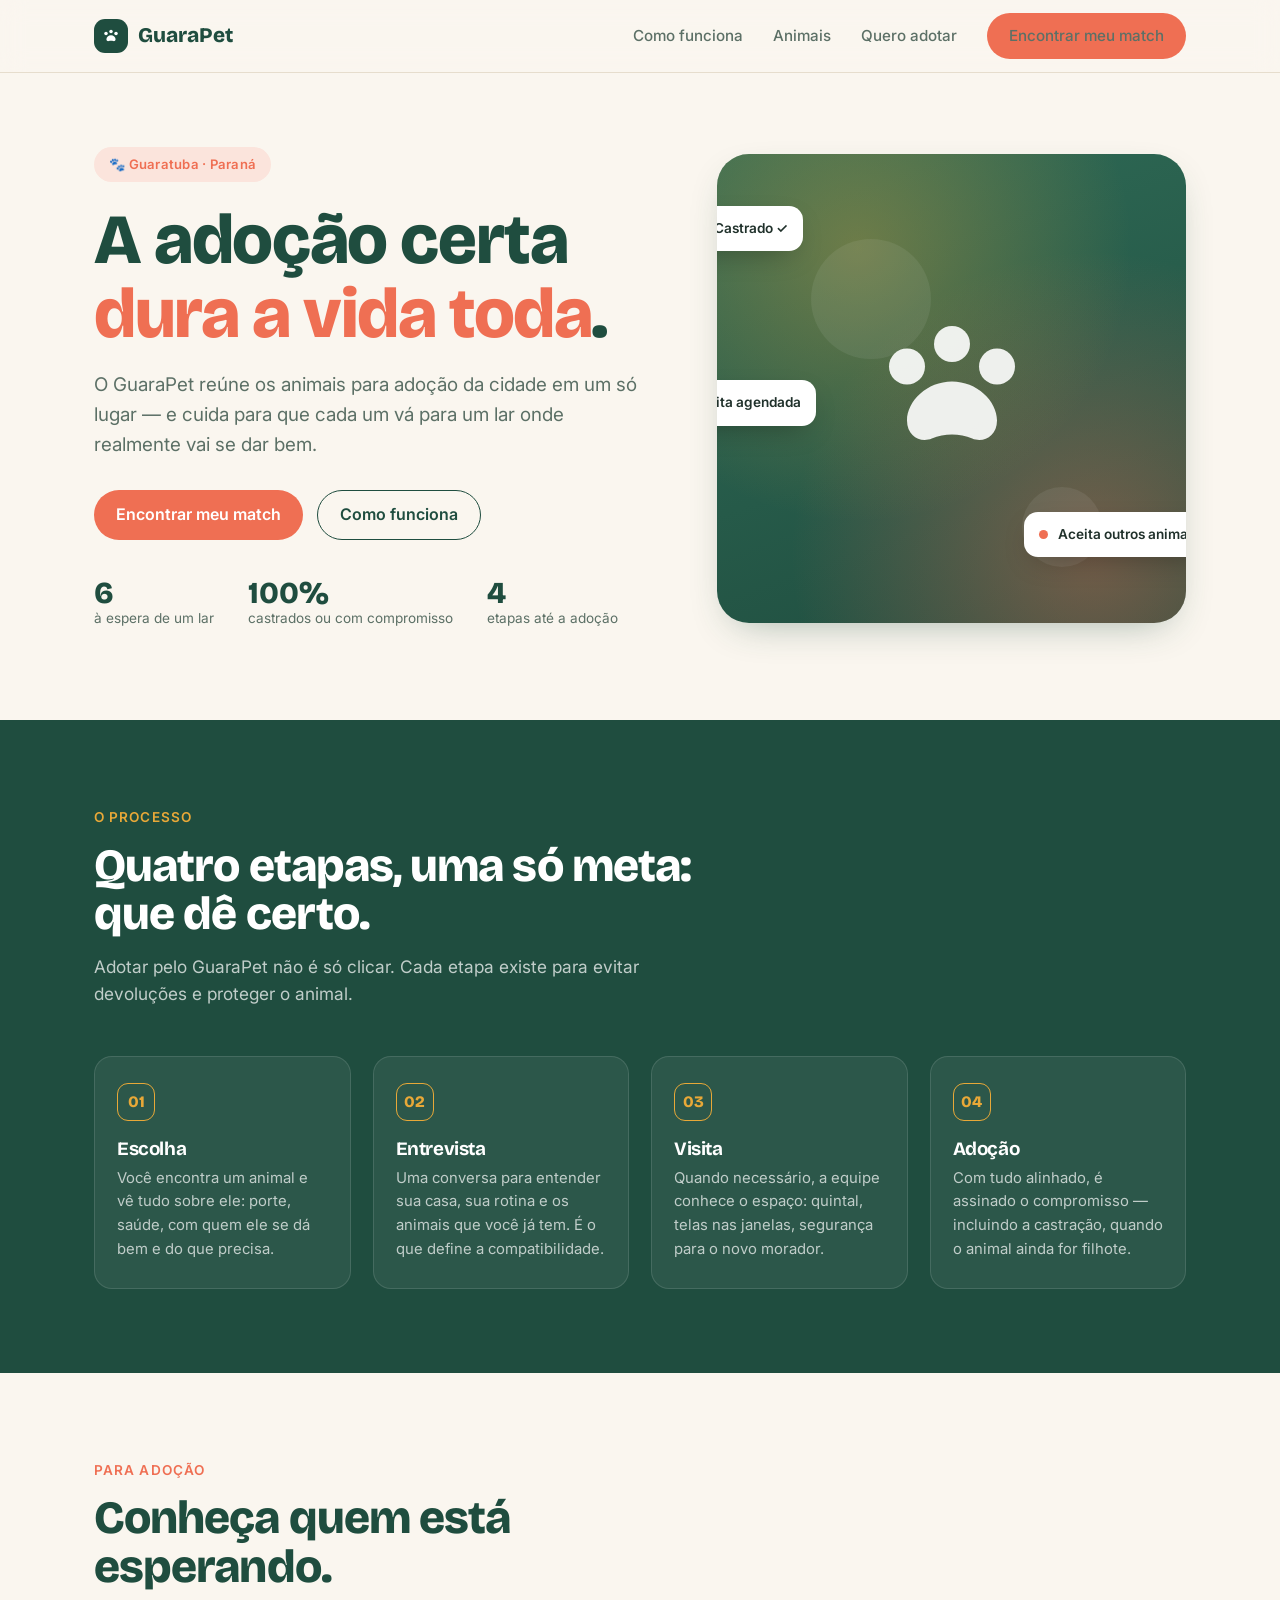
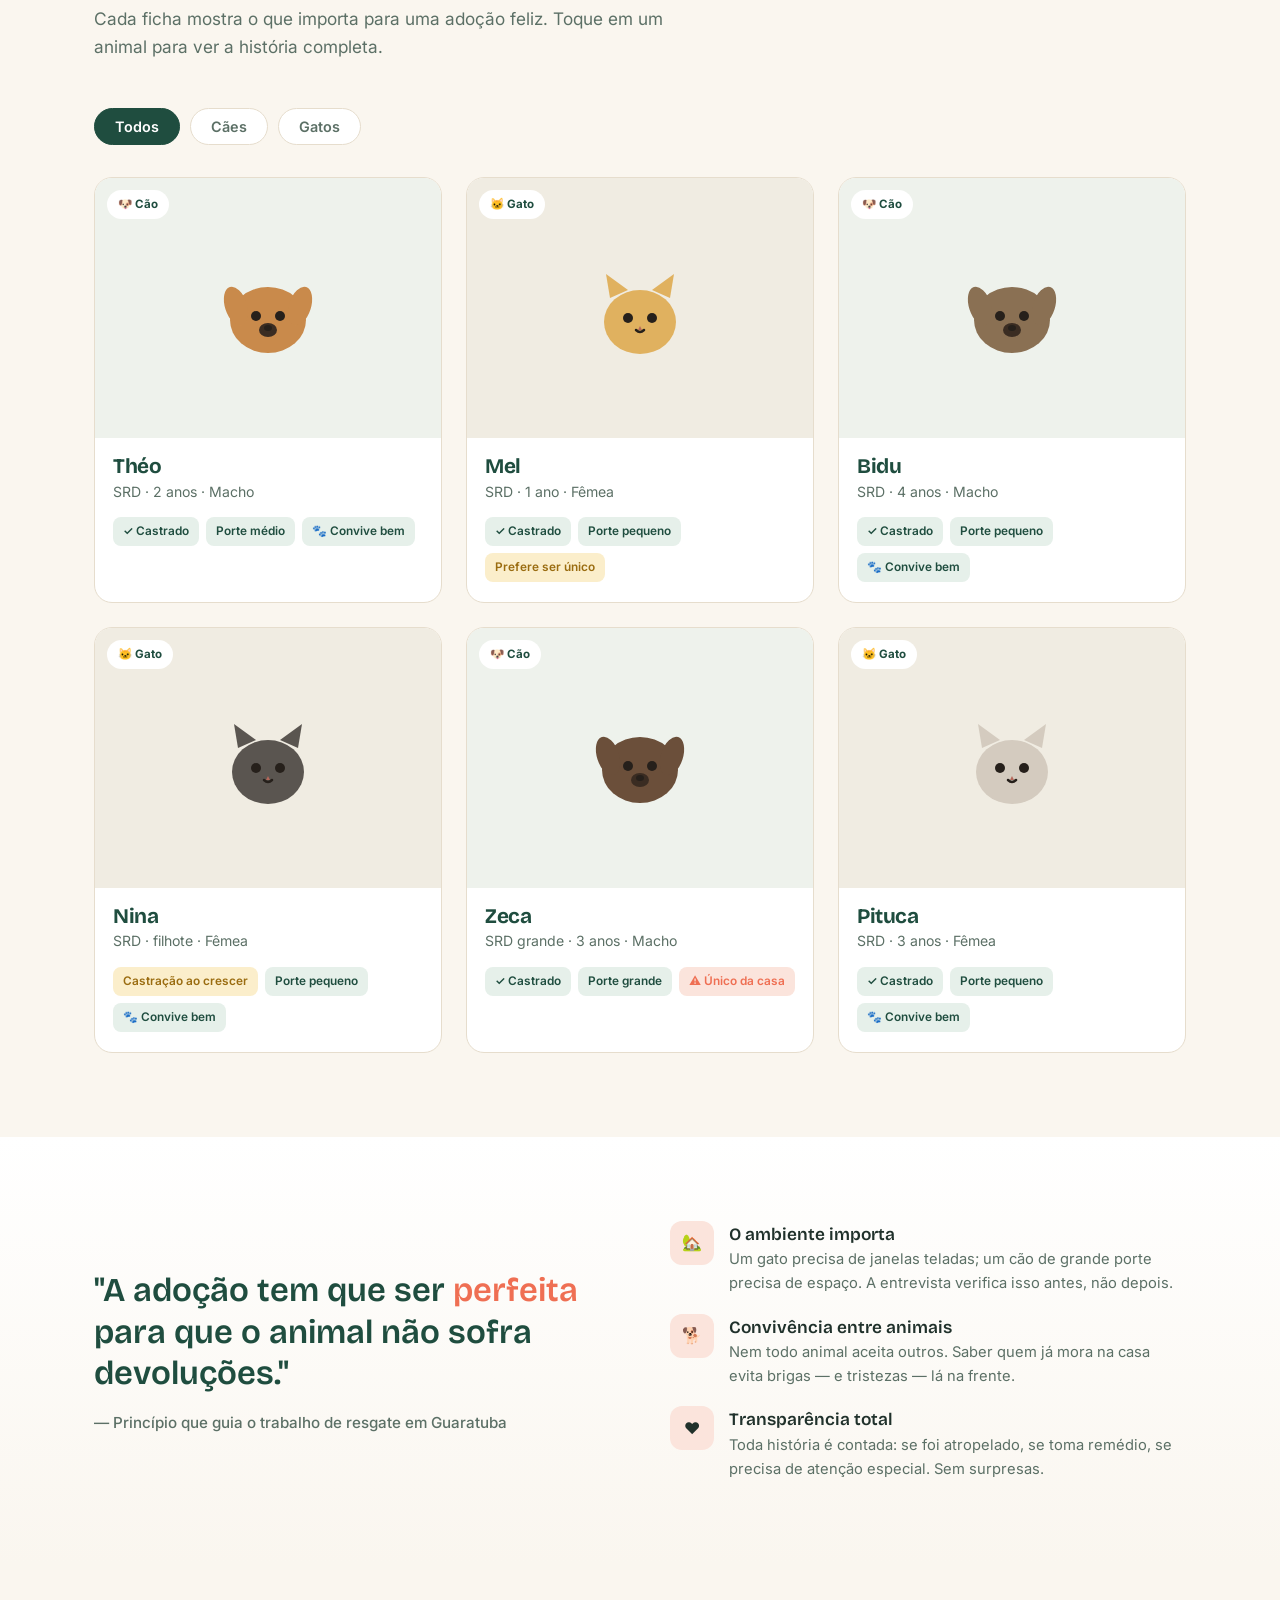
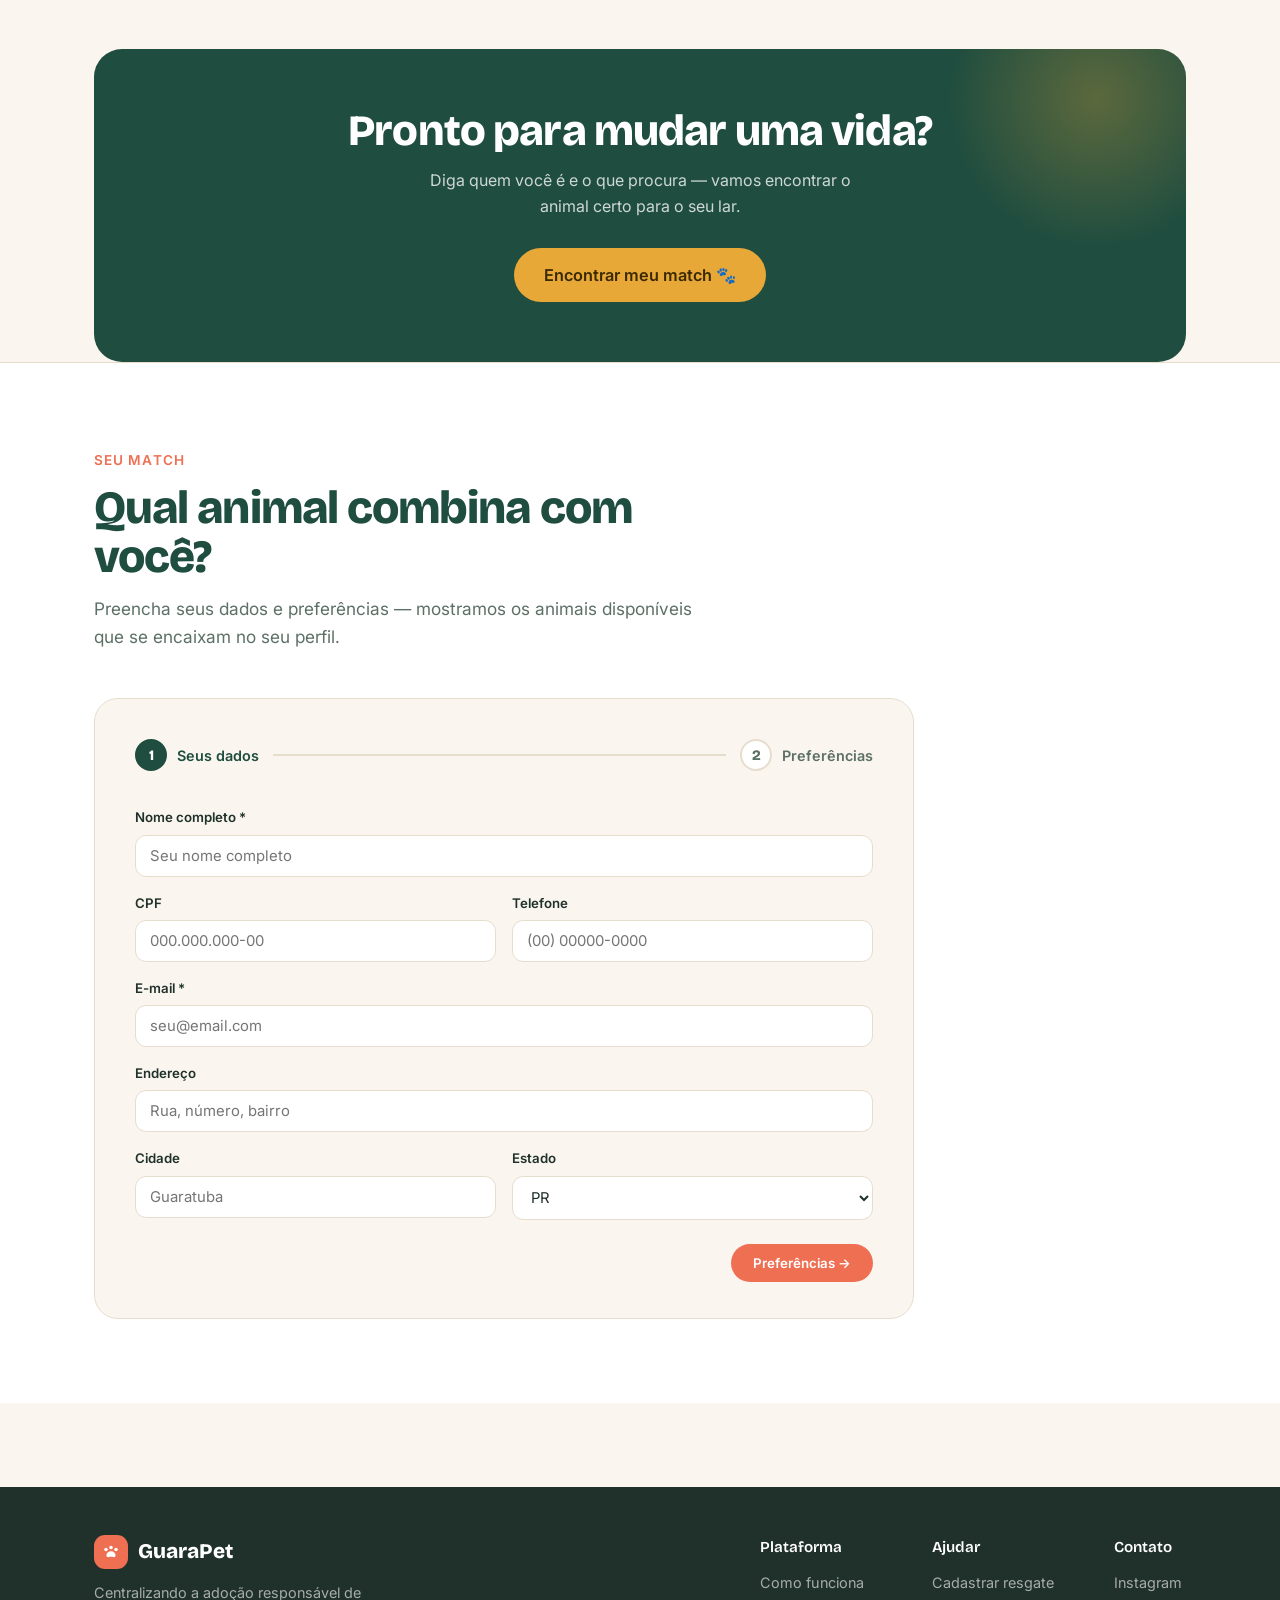
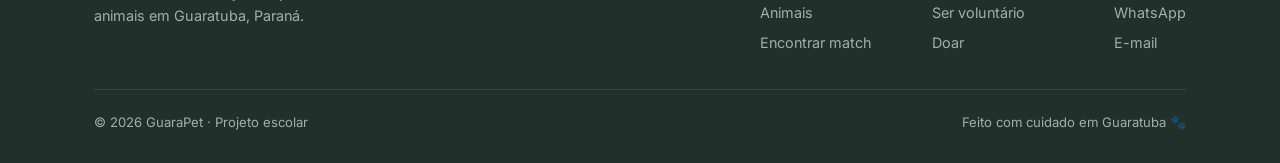
<file: index.html>
<!DOCTYPE html>
<html lang="pt-BR">
<head>
<meta charset="UTF-8">
<meta name="viewport" content="width=device-width, initial-scale=1.0">
<title>GuaraPet — Adoção responsável em Guaratuba</title>
<link rel="preconnect" href="https://fonts.googleapis.com">
<link rel="preconnect" href="https://fonts.gstatic.com" crossorigin>
<link href="https://fonts.googleapis.com/css2?family=Bricolage+Grotesque:opsz,wght@12..96,400;12..96,600;12..96,800&family=Inter:wght@400;500;600&display=swap" rel="stylesheet">
<link rel="stylesheet" href="styles.css">
</head>
<body>

<!-- NAV -->
<header>
  <div class="wrap">
    <nav>
      <a href="#" class="logo">
        <span class="pata">
          <svg width="20" height="20" viewBox="0 0 24 24" fill="#fff"><circle cx="6" cy="9" r="2.1"/><circle cx="12" cy="6.5" r="2.1"/><circle cx="18" cy="9" r="2.1"/><path d="M12 11c-3 0-5.5 2.4-5.5 4.8 0 2 1.7 2.7 3 2.2 1.6-.6 3.4-.6 5 0 1.3.5 3-.2 3-2.2C17.5 13.4 15 11 12 11z"/></svg>
        </span>
        GuaraPet
      </a>
      <div class="navlinks">
        <a href="#como">Como funciona</a>
        <a href="#animais">Animais</a>
        <a href="#cadastro">Quero adotar</a>
        <a href="#cadastro" class="btn btn-coral">Encontrar meu match</a>
      </div>
    </nav>
  </div>
</header>

<!-- HERO -->
<section class="hero">
  <div class="wrap hero-grid">
    <div>
      <span class="eyebrow">🐾 Guaratuba · Paraná</span>
      <h1>A adoção certa <em>dura a vida toda</em>.</h1>
      <p class="lead">O GuaraPet reúne os animais para adoção da cidade em um só lugar — e cuida para que cada um vá para um lar onde realmente vai se dar bem.</p>
      <div class="hero-cta">
        <a href="#cadastro" class="btn btn-coral">Encontrar meu match</a>
        <a href="#como" class="btn btn-ghost">Como funciona</a>
      </div>
      <div class="hero-stats">
        <div><div class="n" id="stat-disp">—</div><div class="l">à espera de um lar</div></div>
        <div><div class="n">100%</div><div class="l">castrados ou com compromisso</div></div>
        <div><div class="n">4</div><div class="l">etapas até a adoção</div></div>
      </div>
    </div>
    <div class="hero-art">
      <div class="blob" style="top:18%;left:20%"></div>
      <div class="blob" style="bottom:12%;right:18%;width:80px;height:80px"></div>
      <svg width="180" height="180" viewBox="0 0 24 24" fill="rgba(255,255,255,.9)" style="position:relative">
        <circle cx="6" cy="9" r="2.4"/><circle cx="12" cy="6" r="2.4"/><circle cx="18" cy="9" r="2.4"/>
        <path d="M12 11c-3.3 0-6 2.6-6 5.2 0 2.2 1.9 3 3.3 2.4 1.7-.7 3.7-.7 5.4 0 1.4.6 3.3-.2 3.3-2.4C18 13.6 15.3 11 12 11z"/>
      </svg>
      <div class="float-card fc1"><span class="dot" style="background:#3ca06f"></span>Castrado ✓</div>
      <div class="float-card fc2"><span class="dot" style="background:var(--coral)"></span>Aceita outros animais</div>
      <div class="float-card fc3"><span class="dot" style="background:var(--mel)"></span>Visita agendada</div>
    </div>
  </div>
</section>

<!-- COMO FUNCIONA -->
<section id="como">
  <div class="wrap">
    <div class="sec-head">
      <span class="tag">O processo</span>
      <h2>Quatro etapas, uma só meta: que dê certo.</h2>
      <p>Adotar pelo GuaraPet não é só clicar. Cada etapa existe para evitar devoluções e proteger o animal.</p>
    </div>
    <div class="steps">
      <div class="step"><div class="num">01</div><h3>Escolha</h3><p>Você encontra um animal e vê tudo sobre ele: porte, saúde, com quem ele se dá bem e do que precisa.</p></div>
      <div class="step"><div class="num">02</div><h3>Entrevista</h3><p>Uma conversa para entender sua casa, sua rotina e os animais que você já tem. É o que define a compatibilidade.</p></div>
      <div class="step"><div class="num">03</div><h3>Visita</h3><p>Quando necessário, a equipe conhece o espaço: quintal, telas nas janelas, segurança para o novo morador.</p></div>
      <div class="step"><div class="num">04</div><h3>Adoção</h3><p>Com tudo alinhado, é assinado o compromisso — incluindo a castração, quando o animal ainda for filhote.</p></div>
    </div>
  </div>
</section>

<!-- ANIMAIS -->
<section id="animais">
  <div class="wrap">
    <div class="sec-head">
      <span class="tag">Para adoção</span>
      <h2>Conheça quem está esperando.</h2>
      <p>Cada ficha mostra o que importa para uma adoção feliz. Toque em um animal para ver a história completa.</p>
    </div>
    <div class="filtros" id="filtros">
      <button class="chip ativo" data-f="todos">Todos</button>
      <button class="chip" data-f="CAO">Cães</button>
      <button class="chip" data-f="GATO">Gatos</button>
    </div>
    <div class="grid-animais" id="grid"></div>
  </div>
</section>

<!-- POR QUE -->
<section id="porque">
  <div class="wrap porque-grid">
    <div>
      <p class="quote">"A adoção tem que ser <span>perfeita</span> para que o animal não sofra devoluções."
      <span class="credito">— Princípio que guia o trabalho de resgate em Guaratuba</span></p>
    </div>
    <div class="razoes">
      <div class="razao"><div class="ic">🏡</div><div><h4>O ambiente importa</h4><p>Um gato precisa de janelas teladas; um cão de grande porte precisa de espaço. A entrevista verifica isso antes, não depois.</p></div></div>
      <div class="razao"><div class="ic">🐕</div><div><h4>Convivência entre animais</h4><p>Nem todo animal aceita outros. Saber quem já mora na casa evita brigas — e tristezas — lá na frente.</p></div></div>
      <div class="razao"><div class="ic">❤️</div><div><h4>Transparência total</h4><p>Toda história é contada: se foi atropelado, se toma remédio, se precisa de atenção especial. Sem surpresas.</p></div></div>
    </div>
  </div>
</section>

<!-- CTA -->
<section id="adotar">
  <div class="wrap">
    <div class="cta-box">
      <h2>Pronto para mudar uma vida?</h2>
      <p>Diga quem você é e o que procura — vamos encontrar o animal certo para o seu lar.</p>
      <a href="#cadastro" class="btn btn-mel">Encontrar meu match 🐾</a>
    </div>
  </div>
</section>

<!-- CADASTRO -->
<section id="cadastro">
  <div class="wrap">
    <div class="sec-head">
      <span class="tag">Seu match</span>
      <h2>Qual animal combina com você?</h2>
      <p>Preencha seus dados e preferências — mostramos os animais disponíveis que se encaixam no seu perfil.</p>
    </div>

    <div class="form-box">
      <!-- Stepper -->
      <div class="stepper-wrap">
        <div class="step-item ativo" id="si-1">
          <div class="step-num">1</div>
          <span>Seus dados</span>
        </div>
        <div class="step-bar" id="bar-1"></div>
        <div class="step-item" id="si-2">
          <div class="step-num">2</div>
          <span>Preferências</span>
        </div>
      </div>

      <!-- STEP 1: dados pessoais → guarapet_interessados -->
      <div class="form-step ativo" id="step-1">
        <div class="form-grid">
          <div class="campo span-2">
            <label>Nome completo *</label>
            <input type="text" id="c-nome" placeholder="Seu nome completo">
            <span class="erro-msg">Por favor, informe seu nome.</span>
          </div>
          <div class="campo">
            <label>CPF</label>
            <input type="text" id="c-cpf" placeholder="000.000.000-00" maxlength="14">
          </div>
          <div class="campo">
            <label>Telefone</label>
            <input type="text" id="c-tel" placeholder="(00) 00000-0000" maxlength="15">
          </div>
          <div class="campo span-2">
            <label>E-mail *</label>
            <input type="email" id="c-email" placeholder="seu@email.com">
            <span class="erro-msg">Informe um e-mail válido.</span>
          </div>
          <div class="campo span-2">
            <label>Endereço</label>
            <input type="text" id="c-end" placeholder="Rua, número, bairro">
          </div>
          <div class="campo">
            <label>Cidade</label>
            <input type="text" id="c-cidade" placeholder="Guaratuba">
          </div>
          <div class="campo">
            <label>Estado</label>
            <select id="c-estado">
              <option value="">Selecione</option>
              <option>AC</option><option>AL</option><option>AP</option><option>AM</option>
              <option>BA</option><option>CE</option><option>DF</option><option>ES</option>
              <option>GO</option><option>MA</option><option>MT</option><option>MS</option>
              <option>MG</option><option>PA</option><option>PB</option><option selected>PR</option>
              <option>PE</option><option>PI</option><option>RJ</option><option>RN</option>
              <option>RS</option><option>RO</option><option>RR</option><option>SC</option>
              <option>SP</option><option>SE</option><option>TO</option>
            </select>
          </div>
        </div>
        <div class="form-nav">
          <span></span>
          <button class="btn btn-coral" onclick="irStep(2)">Preferências →</button>
        </div>
      </div>

      <!-- STEP 2: preferências → preferencias_interessado -->
      <div class="form-step" id="step-2">

        <!-- especie: campo obrigatório -->
        <div class="pref-bloco">
          <span class="pref-label">Que tipo de animal você quer adotar? *</span>
          <div class="card-radio-group">
            <label class="card-radio">
              <input type="radio" name="especie" value="CAO">
              <div class="cr-inner">🐶<span>Cão</span></div>
            </label>
            <label class="card-radio">
              <input type="radio" name="especie" value="GATO">
              <div class="cr-inner">🐱<span>Gato</span></div>
            </label>
          </div>
          <span class="erro-msg" id="err-especie" style="display:none;color:var(--coral);font-size:.8rem;margin-top:8px">Selecione cão ou gato.</span>
        </div>

        <div class="pref-grid">
          <!-- sexo -->
          <div class="pref-bloco">
            <span class="pref-label">Sexo</span>
            <div class="pill-radio-group">
              <label class="pill-radio"><input type="radio" name="sexo" value="INDIFERENTE" checked><span>Indiferente</span></label>
              <label class="pill-radio"><input type="radio" name="sexo" value="MACHO"><span>Macho</span></label>
              <label class="pill-radio"><input type="radio" name="sexo" value="FEMEA"><span>Fêmea</span></label>
            </div>
          </div>
          <!-- porte -->
          <div class="pref-bloco">
            <span class="pref-label">Porte</span>
            <div class="pill-radio-group">
              <label class="pill-radio"><input type="radio" name="porte" value="INDIFERENTE" checked><span>Indiferente</span></label>
              <label class="pill-radio"><input type="radio" name="porte" value="PEQUENO"><span>Pequeno</span></label>
              <label class="pill-radio"><input type="radio" name="porte" value="MEDIO"><span>Médio</span></label>
              <label class="pill-radio"><input type="radio" name="porte" value="GRANDE"><span>Grande</span></label>
            </div>
          </div>
        </div>

        <div class="form-grid">
          <div class="campo">
            <label>Raça (opcional)</label>
            <input type="text" id="c-raca" placeholder="ex: SRD, Labrador, Siamês...">
          </div>
          <div class="campo">
            <label>Cor (opcional)</label>
            <input type="text" id="c-cor" placeholder="ex: caramelo, preto, branco...">
          </div>
          <div class="campo">
            <label>Idade mínima (anos)</label>
            <input type="number" id="c-idade-min" placeholder="0" min="0" max="20">
          </div>
          <div class="campo">
            <label>Idade máxima (anos)</label>
            <input type="number" id="c-idade-max" placeholder="20" min="0" max="20">
          </div>
        </div>

        <div class="form-nav">
          <button class="btn btn-ghost" onclick="irStep(1)">← Voltar</button>
          <button class="btn btn-coral" onclick="buscarMatch()">Ver animais compatíveis 🐾</button>
        </div>
      </div>
    </div>

    <!-- Resultados do match -->
    <div id="resultados" style="display:none;margin-top:52px">
      <div class="match-header">
        <h3 id="match-titulo"></h3>
        <p id="match-sub" style="color:var(--musgo);margin-top:4px"></p>
      </div>
      <div class="grid-animais" id="grid-match"></div>
      <div class="match-vazio" id="match-vazio" style="display:none">
        Nenhum animal disponível com essas preferências agora.
        Tente ajustar os filtros ou
        <a href="#animais">veja todos os animais</a>. 🐾
      </div>
    </div>
  </div>
</section>

<!-- FOOTER -->
<footer>
  <div class="wrap">
    <div class="foot-top">
      <div style="max-width:280px">
        <a href="#" class="logo"><span class="pata"><svg width="20" height="20" viewBox="0 0 24 24" fill="#fff"><circle cx="6" cy="9" r="2.1"/><circle cx="12" cy="6.5" r="2.1"/><circle cx="18" cy="9" r="2.1"/><path d="M12 11c-3 0-5.5 2.4-5.5 4.8 0 2 1.7 2.7 3 2.2 1.6-.6 3.4-.6 5 0 1.3.5 3-.2 3-2.2C17.5 13.4 15 11 12 11z"/></svg></span>GuaraPet</a>
        <p style="margin-top:12px;font-size:.9rem">Centralizando a adoção responsável de animais em Guaratuba, Paraná.</p>
      </div>
      <div class="foot-cols">
        <div><h5>Plataforma</h5><a href="#como">Como funciona</a><a href="#animais">Animais</a><a href="#cadastro">Encontrar match</a></div>
        <div><h5>Ajudar</h5><a href="#">Cadastrar resgate</a><a href="#">Ser voluntário</a><a href="#">Doar</a></div>
        <div><h5>Contato</h5><a href="#">Instagram</a><a href="#">WhatsApp</a><a href="#">E-mail</a></div>
      </div>
    </div>
    <div class="foot-bottom">
      <span>© 2026 GuaraPet · Projeto escolar</span>
      <span>Feito com cuidado em Guaratuba 🐾</span>
    </div>
  </div>
</footer>

<!-- MODAL -->
<div class="modal-bg" id="modal">
  <div class="modal">
    <div class="topo" id="m-topo">
      <button class="fechar" onclick="fecharModal()">✕</button>
      <div id="m-svg"></div>
    </div>
    <div class="conteudo">
      <h3 id="m-nome"></h3>
      <p class="sub" id="m-sub"></p>
      <div class="tags" id="m-tags"></div>
      <div class="bloco"><h4>História</h4><p id="m-hist"></p></div>
      <div class="bloco"><h4>Precisa de</h4><p id="m-nec"></p></div>
      <button class="btn btn-coral" style="width:100%;justify-content:center" onclick="abrirFormModal()" id="btn-form-modal">Tenho interesse</button>
      <div class="form-int" id="form-int">
        <div class="campo-modal"><label>Seu nome</label><input type="text" id="f-nome" placeholder="Nome completo"></div>
        <div class="campo-modal"><label>Tipo de moradia</label><select id="f-mora"><option>Casa com quintal</option><option>Casa sem quintal</option><option>Apartamento</option></select></div>
        <div class="campo-modal"><label>Você já tem outros animais?</label><select id="f-outros"><option>Não tenho</option><option>Sim, cães</option><option>Sim, gatos</option><option>Sim, cães e gatos</option></select></div>
        <button class="btn btn-coral" style="width:100%;justify-content:center" onclick="enviarFormModal()">Enviar pedido de entrevista</button>
        <div class="form-msg" id="form-msg"></div>
      </div>
    </div>
  </div>
</div>

<script>
// ─────────────────────────────────────────
// DADOS — campos alinhados ao schema MySQL
// especie: 'CAO'|'GATO'  (enum do banco)
// porte:   'PEQUENO'|'MEDIO'|'GRANDE'
// sexo:    'MACHO'|'FEMEA'
// cor:     pelagem em texto livre
// idade:   número inteiro (anos)
// ─────────────────────────────────────────
const animais = [
  {
    nome:"Théo", especie:"CAO", raca:"SRD", porte:"MEDIO", idade:2, sexo:"MACHO",
    cor:"caramelo", svgCor:"#c98a4b",
    castrado:true, exigeCastracao:false, aceitaOutros:"sim",
    necessidades:"Espaço para correr e passeios diários.",
    historico:"Resgatado da orla, hoje é dócil e brincalhão. Convive bem com outros cães.",
    status_adocao:"DISPONIVEL"
  },
  {
    nome:"Mel", especie:"GATO", raca:"SRD", porte:"PEQUENO", idade:1, sexo:"FEMEA",
    cor:"laranja", svgCor:"#e0b15f",
    castrado:true, exigeCastracao:false, aceitaOutros:"so_se_criado_junto",
    necessidades:"Janelas teladas — é curiosa e arisca com cães grandes.",
    historico:"Encontrada filhote, cresceu sociável com gente, mas prefere ser a única gata.",
    status_adocao:"DISPONIVEL"
  },
  {
    nome:"Bidu", especie:"CAO", raca:"SRD", porte:"PEQUENO", idade:4, sexo:"MACHO",
    cor:"marrom", svgCor:"#8a7053",
    castrado:true, exigeCastracao:false, aceitaOutros:"sim",
    necessidades:"Companhia — sofre quando fica sozinho muitas horas.",
    historico:"Veio de uma casa com muitos animais. Calmo, ideal para apartamento.",
    status_adocao:"DISPONIVEL"
  },
  {
    nome:"Nina", especie:"GATO", raca:"SRD", porte:"PEQUENO", idade:0, sexo:"FEMEA",
    cor:"cinza", svgCor:"#5a5550",
    castrado:false, exigeCastracao:true, aceitaOutros:"sim",
    necessidades:"Adotante se compromete com a castração ao atingir a idade.",
    historico:"Filhote resgatada com os irmãos. Ainda nova para castrar, brinca com tudo.",
    status_adocao:"DISPONIVEL"
  },
  {
    nome:"Zeca", especie:"CAO", raca:"SRD grande", porte:"GRANDE", idade:3, sexo:"MACHO",
    cor:"preto", svgCor:"#6b4f3a",
    castrado:true, exigeCastracao:false, aceitaOutros:"nao",
    necessidades:"Quintal seguro e ser o único animal da casa. Visita obrigatória.",
    historico:"Forte e leal, mas não aceita outros animais. Precisa de tutor experiente.",
    status_adocao:"DISPONIVEL"
  },
  {
    nome:"Pituca", especie:"GATO", raca:"SRD", porte:"PEQUENO", idade:3, sexo:"FEMEA",
    cor:"branco", svgCor:"#d4cbbf",
    castrado:true, exigeCastracao:false, aceitaOutros:"sim",
    necessidades:"Atenção e um cantinho tranquilo. Toma remédio para alergia.",
    historico:"Foi devolvida uma vez por falta de informação. Desta vez, tudo às claras.",
    status_adocao:"DISPONIVEL"
  },
];

// ─── SVG ilustrativo por espécie ────────
function svgPet(especie, cor){
  if(especie === "GATO"){
    return `<svg width="120" height="120" viewBox="0 0 120 120">
      <ellipse cx="60" cy="74" rx="36" ry="32" fill="${cor}"/>
      <path d="M30 50 L26 26 L48 42 Z" fill="${cor}"/>
      <path d="M90 50 L94 26 L72 42 Z" fill="${cor}"/>
      <circle cx="48" cy="70" r="5" fill="#26201b"/>
      <circle cx="72" cy="70" r="5" fill="#26201b"/>
      <path d="M56 82 q4 4 8 0" stroke="#26201b" stroke-width="2.5" fill="none" stroke-linecap="round"/>
      <path d="M60 78 l-2 4 4 0 z" fill="#b5675a"/>
    </svg>`;
  }
  return `<svg width="120" height="120" viewBox="0 0 120 120">
    <ellipse cx="60" cy="72" rx="38" ry="33" fill="${cor}"/>
    <ellipse cx="28" cy="58" rx="11" ry="20" fill="${cor}" transform="rotate(-18 28 58)"/>
    <ellipse cx="92" cy="58" rx="11" ry="20" fill="${cor}" transform="rotate(18 92 58)"/>
    <circle cx="48" cy="68" r="5" fill="#26201b"/>
    <circle cx="72" cy="68" r="5" fill="#26201b"/>
    <ellipse cx="60" cy="82" rx="9" ry="7" fill="#3a2c22"/>
    <ellipse cx="60" cy="80" rx="4" ry="3" fill="#26201b"/>
  </svg>`;
}

// ─── Tags de compatibilidade ─────────────
function tagsDe(a){
  const tags = [];
  if(a.castrado)          tags.push(`<span class="t t-verde">✓ Castrado</span>`);
  else if(a.exigeCastracao) tags.push(`<span class="t t-mel">Castração ao crescer</span>`);
  const porteLabel = {PEQUENO:"Porte pequeno", MEDIO:"Porte médio", GRANDE:"Porte grande"};
  tags.push(`<span class="t t-verde">${porteLabel[a.porte]}</span>`);
  const conv = {
    sim:`<span class="t t-verde">🐾 Convive bem</span>`,
    so_se_criado_junto:`<span class="t t-mel">Prefere ser único</span>`,
    nao:`<span class="t t-coral">⚠ Único da casa</span>`
  };
  tags.push(conv[a.aceitaOutros]);
  return tags.join("");
}

// ─── Card HTML ───────────────────────────
function cardHTML(a, idx){
  const bg = a.especie === "GATO" ? "#f0ece2" : "#eef2ec";
  const label = a.especie === "GATO" ? "🐱 Gato" : "🐶 Cão";
  return `<article class="card" onclick="abrirModal(${idx})">
    <div class="retrato" style="background:${bg}">
      <span class="selo">${label}</span>
      ${svgPet(a.especie, a.svgCor)}
    </div>
    <div class="corpo">
      <h3>${a.nome}</h3>
      <p class="meta">${a.raca} · ${a.idade === 0 ? "filhote" : a.idade + " ano" + (a.idade > 1 ? "s" : "")} · ${a.sexo === "MACHO" ? "Macho" : "Fêmea"}</p>
      <div class="tags">${tagsDe(a)}</div>
    </div>
  </article>`;
}

// ─── Grid principal ───────────────────────
const grid = document.getElementById("grid");
let filtroAtivo = "todos";

function render(){
  const lista = filtroAtivo === "todos"
    ? animais
    : animais.filter(a => a.especie === filtroAtivo);
  grid.innerHTML = lista.length
    ? lista.map(a => cardHTML(a, animais.indexOf(a))).join("")
    : `<div class="vazio">Nenhum animal nesta categoria por enquanto. 🐾</div>`;
}

document.getElementById("filtros").addEventListener("click", e => {
  if(!e.target.classList.contains("chip")) return;
  document.querySelectorAll(".chip").forEach(c => c.classList.remove("ativo"));
  e.target.classList.add("ativo");
  filtroAtivo = e.target.dataset.f;
  render();
});

// ─── Modal ───────────────────────────────
let animalAtual = null;

function abrirModal(i){
  const a = animais[i];
  animalAtual = a;
  const bg = a.especie === "GATO" ? "#f0ece2" : "#eef2ec";
  document.getElementById("m-svg").innerHTML = svgPet(a.especie, a.svgCor);
  document.getElementById("m-topo").style.background = bg;
  document.getElementById("m-nome").textContent = a.nome;
  document.getElementById("m-sub").textContent =
    `${a.raca} · ${a.idade === 0 ? "Filhote" : a.idade + " ano" + (a.idade > 1 ? "s" : "")} · ${a.sexo === "MACHO" ? "Macho" : "Fêmea"}`;
  document.getElementById("m-tags").innerHTML = tagsDe(a);
  document.getElementById("m-hist").textContent = a.historico;
  document.getElementById("m-nec").textContent = a.necessidades;
  document.getElementById("form-int").classList.remove("aberto");
  document.getElementById("form-msg").style.display = "none";
  document.getElementById("btn-form-modal").style.display = "inline-flex";
  document.getElementById("modal").classList.add("aberto");
  document.body.style.overflow = "hidden";
}

function fecharModal(){
  document.getElementById("modal").classList.remove("aberto");
  document.body.style.overflow = "";
}

function abrirFormModal(){
  document.getElementById("form-int").classList.add("aberto");
  document.getElementById("btn-form-modal").style.display = "none";
}

function enviarFormModal(){
  const nome = document.getElementById("f-nome").value.trim() || "Visitante";
  const msg = document.getElementById("form-msg");
  msg.style.display = "block";
  msg.textContent = `Obrigado, ${nome}! Seu interesse por ${animalAtual.nome} foi registrado. A equipe entrará em contato para agendar a entrevista. 🐾`;
}

document.getElementById("modal").addEventListener("click", e => {
  if(e.target.id === "modal") fecharModal();
});
document.addEventListener("keydown", e => {
  if(e.key === "Escape") fecharModal();
});

// ─────────────────────────────────────────
// FORMULÁRIO DE CADASTRO / MATCHING
// ─────────────────────────────────────────

// Stepper: navegar entre steps
function irStep(n){
  if(n === 2 && !validarStep1()) return;

  document.querySelectorAll(".form-step").forEach(s => s.classList.remove("ativo"));
  document.getElementById(`step-${n}`).classList.add("ativo");

  document.querySelectorAll(".step-item").forEach((si, i) => {
    si.classList.remove("ativo","concluido");
    if(i + 1 < n)  si.classList.add("concluido");
    if(i + 1 === n) si.classList.add("ativo");
  });

  const bar = document.getElementById("bar-1");
  if(bar) bar.classList.toggle("ativo", n === 2);
}

// Validação step 1
function validarStep1(){
  let ok = true;
  const nome  = document.getElementById("c-nome");
  const email = document.getElementById("c-email");

  [nome, email].forEach(el => {
    el.closest(".campo").classList.remove("tem-erro");
  });

  if(!nome.value.trim()){
    nome.closest(".campo").classList.add("tem-erro");
    ok = false;
  }
  if(!email.value.trim() || !email.value.includes("@")){
    email.closest(".campo").classList.add("tem-erro");
    ok = false;
  }
  return ok;
}

// Algoritmo de match — espelha a lógica de preferencias_interessado
function matchAnimais(prefs){
  return animais.filter(a => {
    if(a.status_adocao !== "DISPONIVEL") return false;

    // especie: obrigatório
    if(prefs.especie && a.especie !== prefs.especie) return false;

    // sexo: INDIFERENTE passa tudo
    if(prefs.sexo && prefs.sexo !== "INDIFERENTE" && a.sexo !== prefs.sexo) return false;

    // porte: INDIFERENTE passa tudo
    if(prefs.porte && prefs.porte !== "INDIFERENTE" && a.porte !== prefs.porte) return false;

    // idade_minima / idade_maxima
    if(prefs.idadeMin !== null && a.idade < prefs.idadeMin) return false;
    if(prefs.idadeMax !== null && a.idade > prefs.idadeMax) return false;

    // cor: busca parcial, case-insensitive
    if(prefs.cor && !a.cor.toLowerCase().includes(prefs.cor.toLowerCase())) return false;

    // raca: busca parcial, case-insensitive
    if(prefs.raca && !a.raca.toLowerCase().includes(prefs.raca.toLowerCase())) return false;

    return true;
  });
}

function buscarMatch(){
  // Validar espécie
  const especieSel = document.querySelector('input[name="especie"]:checked');
  if(!especieSel){
    document.getElementById("err-especie").style.display = "block";
    return;
  }
  document.getElementById("err-especie").style.display = "none";

  const prefs = {
    especie:  especieSel.value,
    sexo:     document.querySelector('input[name="sexo"]:checked')?.value || "INDIFERENTE",
    porte:    document.querySelector('input[name="porte"]:checked')?.value || "INDIFERENTE",
    raca:     document.getElementById("c-raca").value.trim(),
    cor:      document.getElementById("c-cor").value.trim(),
    idadeMin: document.getElementById("c-idade-min").value !== "" ? parseInt(document.getElementById("c-idade-min").value) : null,
    idadeMax: document.getElementById("c-idade-max").value !== "" ? parseInt(document.getElementById("c-idade-max").value) : null,
  };

  const resultado = matchAnimais(prefs);
  const nome      = document.getElementById("c-nome").value.trim() || "Visitante";
  const div       = document.getElementById("resultados");
  const gridMatch = document.getElementById("grid-match");
  const vazio     = document.getElementById("match-vazio");
  const titulo    = document.getElementById("match-titulo");
  const sub       = document.getElementById("match-sub");

  div.style.display = "block";
  div.scrollIntoView({ behavior:"smooth", block:"start" });

  if(resultado.length === 0){
    gridMatch.innerHTML = "";
    vazio.style.display = "block";
    titulo.textContent = "Nenhum animal encontrado";
    sub.textContent = "Tente ajustar suas preferências.";
  } else {
    vazio.style.display = "none";
    titulo.textContent = `${resultado.length} animal${resultado.length > 1 ? "is" : ""} compatível${resultado.length > 1 ? "is" : ""} para você, ${nome}!`;
    sub.textContent = `Com base nas suas preferências, esses são os melhores matches disponíveis agora.`;
    gridMatch.innerHTML = resultado.map(a => cardHTML(a, animais.indexOf(a))).join("");
  }
}

// Máscaras simples
document.getElementById("c-cpf").addEventListener("input", function(){
  let v = this.value.replace(/\D/g,"");
  if(v.length > 3)  v = v.slice(0,3) + "." + v.slice(3);
  if(v.length > 7)  v = v.slice(0,7) + "." + v.slice(7);
  if(v.length > 11) v = v.slice(0,11) + "-" + v.slice(11,13);
  this.value = v;
});
document.getElementById("c-tel").addEventListener("input", function(){
  let v = this.value.replace(/\D/g,"");
  if(v.length > 0)  v = "(" + v;
  if(v.length > 3)  v = v.slice(0,3) + ") " + v.slice(3);
  if(v.length > 10) v = v.slice(0,10) + "-" + v.slice(10,14);
  this.value = v;
});

// Init
document.getElementById("stat-disp").textContent = animais.length;
render();
</script>
</body>
</html>
</file>
<file: styles.css>
:root{
  --pinho:#1f4d3f;
  --pinho-claro:#2f6b56;
  --coral:#ef6f53;
  --coral-fundo:#fbe4dc;
  --mel:#e8a838;
  --papel:#faf6ef;
  --carvao:#20312b;
  --musgo:#5c7066;
  --linha:#e6ddcd;
  --branco:#ffffff;
  --raio:18px;
  --sombra:0 14px 40px -18px rgba(31,77,63,.45);
}
*{box-sizing:border-box;margin:0;padding:0}
html{scroll-behavior:smooth}
body{font-family:'Inter',sans-serif;background:var(--papel);color:var(--carvao);line-height:1.6;-webkit-font-smoothing:antialiased;}
h1,h2,h3,.display{font-family:'Bricolage Grotesque',sans-serif;line-height:1.05;letter-spacing:-.02em}
.wrap{max-width:1140px;margin:0 auto;padding:0 24px}
a{color:inherit;text-decoration:none}

/* NAV */
header{position:sticky;top:0;z-index:50;background:rgba(250,246,239,.82);backdrop-filter:blur(12px);border-bottom:1px solid var(--linha)}
nav{display:flex;align-items:center;justify-content:space-between;height:72px}
.logo{display:flex;align-items:center;gap:10px;font-family:'Bricolage Grotesque';font-weight:800;font-size:1.3rem;color:var(--pinho)}
.logo .pata{width:34px;height:34px;display:grid;place-items:center;background:var(--pinho);border-radius:11px}
.navlinks{display:flex;gap:30px;align-items:center}
.navlinks a{font-weight:500;font-size:.95rem;color:var(--musgo);transition:color .2s}
.navlinks a:hover{color:var(--pinho)}
.btn{display:inline-flex;align-items:center;gap:8px;font-weight:600;border:none;cursor:pointer;font-family:'Inter';transition:transform .15s,box-shadow .2s,background .2s}
.btn:active{transform:translateY(1px)}
.btn-coral{background:var(--coral);color:#fff;padding:11px 22px;border-radius:999px}
.btn-coral:hover{box-shadow:0 8px 20px -8px var(--coral)}
.btn-ghost{background:transparent;border:1.5px solid var(--pinho);color:var(--pinho);padding:11px 22px;border-radius:999px}
.btn-ghost:hover{background:var(--pinho);color:#fff}

/* HERO */
.hero{position:relative;overflow:hidden;padding:74px 0 90px}
.hero-grid{display:grid;grid-template-columns:1.1fr .9fr;gap:50px;align-items:center}
.eyebrow{display:inline-flex;align-items:center;gap:8px;background:var(--coral-fundo);color:var(--coral);font-weight:600;font-size:.82rem;padding:7px 15px;border-radius:999px;letter-spacing:.02em}
.hero h1{font-size:clamp(2.6rem,5.5vw,4.4rem);font-weight:800;margin:22px 0 18px;color:var(--pinho)}
.hero h1 em{font-style:normal;color:var(--coral)}
.hero p.lead{font-size:1.18rem;color:var(--musgo);max-width:46ch;margin-bottom:30px}
.hero-cta{display:flex;gap:14px;flex-wrap:wrap}
.hero-stats{display:flex;gap:34px;margin-top:38px}
.hero-stats .n{font-family:'Bricolage Grotesque';font-weight:800;font-size:1.9rem;color:var(--pinho);line-height:1}
.hero-stats .l{font-size:.85rem;color:var(--musgo)}
.hero-art{position:relative;aspect-ratio:1/1;background:linear-gradient(160deg,#2f6b56,#1f4d3f);border-radius:32px;box-shadow:var(--sombra);display:grid;place-items:center;overflow:hidden}
.hero-art::before{content:"";position:absolute;inset:0;background:radial-gradient(circle at 30% 20%,rgba(232,168,56,.35),transparent 55%),radial-gradient(circle at 80% 85%,rgba(239,111,83,.4),transparent 55%)}
.blob{position:absolute;width:120px;height:120px;background:rgba(255,255,255,.07);border-radius:50%}
.float-card{position:absolute;background:#fff;border-radius:14px;padding:12px 15px;box-shadow:0 10px 30px -12px rgba(0,0,0,.4);display:flex;align-items:center;gap:10px;font-size:.85rem;font-weight:600;color:var(--carvao)}
.float-card .dot{width:9px;height:9px;border-radius:50%}
.fc1{top:11%;left:-8%}
.fc2{bottom:14%;right:-6%}
.fc3{bottom:42%;left:-12%}

/* SECTIONS */
section{padding:84px 0}
.sec-head{max-width:620px;margin-bottom:48px}
.sec-head .tag{font-weight:600;color:var(--coral);font-size:.85rem;letter-spacing:.08em;text-transform:uppercase}
.sec-head h2{font-size:clamp(2rem,3.6vw,2.9rem);font-weight:800;color:var(--pinho);margin:12px 0 14px}
.sec-head p{color:var(--musgo);font-size:1.08rem}

/* COMO FUNCIONA */
#como{background:var(--pinho);color:#fff}
#como .sec-head h2{color:#fff}
#como .sec-head p{color:rgba(255,255,255,.72)}
#como .sec-head .tag{color:var(--mel)}
.steps{display:grid;grid-template-columns:repeat(4,1fr);gap:22px}
.step{background:rgba(255,255,255,.06);border:1px solid rgba(255,255,255,.12);border-radius:var(--raio);padding:26px 22px;transition:transform .2s,background .2s}
.step:hover{transform:translateY(-5px);background:rgba(255,255,255,.1)}
.step .num{font-family:'Bricolage Grotesque';font-weight:800;font-size:1rem;color:var(--mel);border:1.5px solid var(--mel);width:38px;height:38px;border-radius:11px;display:grid;place-items:center;margin-bottom:18px}
.step h3{font-size:1.18rem;margin-bottom:8px}
.step p{font-size:.93rem;color:rgba(255,255,255,.7)}

/* ANIMAIS */
.filtros{display:flex;gap:10px;flex-wrap:wrap;margin-bottom:32px}
.chip{border:1.5px solid var(--linha);background:#fff;color:var(--musgo);padding:9px 20px;border-radius:999px;font-weight:600;font-size:.9rem;cursor:pointer;transition:all .18s;font-family:'Inter'}
.chip:hover{border-color:var(--pinho);color:var(--pinho)}
.chip.ativo{background:var(--pinho);border-color:var(--pinho);color:#fff}
.grid-animais{display:grid;grid-template-columns:repeat(3,1fr);gap:24px}
.card{background:#fff;border:1px solid var(--linha);border-radius:var(--raio);overflow:hidden;cursor:pointer;transition:transform .2s,box-shadow .2s}
.card:hover{transform:translateY(-6px);box-shadow:var(--sombra)}
.card .retrato{aspect-ratio:4/3;display:grid;place-items:center;position:relative}
.card .selo{position:absolute;top:12px;left:12px;background:#fff;color:var(--pinho);font-size:.72rem;font-weight:700;padding:5px 11px;border-radius:999px;display:flex;align-items:center;gap:5px}
.card .corpo{padding:18px 18px 20px}
.card .corpo h3{font-size:1.3rem;color:var(--pinho)}
.card .meta{color:var(--musgo);font-size:.88rem;margin:3px 0 14px}
.tags{display:flex;flex-wrap:wrap;gap:7px}
.t{font-size:.74rem;font-weight:600;padding:5px 10px;border-radius:8px;display:inline-flex;align-items:center;gap:5px}
.t-verde{background:#e6f0ea;color:var(--pinho)}
.t-coral{background:var(--coral-fundo);color:var(--coral)}
.t-mel{background:#fbeecb;color:#9a6c10}
.vazio{grid-column:1/-1;text-align:center;color:var(--musgo);padding:50px 0}

/* POR QUE */
#porque{background:linear-gradient(180deg,#fff,var(--papel))}
.porque-grid{display:grid;grid-template-columns:1fr 1fr;gap:60px;align-items:center}
.quote{font-family:'Bricolage Grotesque';font-weight:600;font-size:clamp(1.5rem,2.6vw,2.1rem);color:var(--pinho);line-height:1.25}
.quote span{color:var(--coral)}
.quote .credito{display:block;font-family:'Inter';font-weight:500;font-size:.95rem;color:var(--musgo);margin-top:18px}
.razoes{display:grid;gap:18px}
.razao{display:flex;gap:15px;align-items:flex-start}
.razao .ic{flex:none;width:44px;height:44px;border-radius:12px;background:var(--coral-fundo);display:grid;place-items:center}
.razao h4{font-family:'Bricolage Grotesque';font-weight:600;font-size:1.08rem;color:var(--carvao)}
.razao p{font-size:.92rem;color:var(--musgo)}

/* CTA */
#adotar{padding-bottom:0}
.cta-box{background:var(--pinho);border-radius:28px;padding:60px 50px;text-align:center;color:#fff;position:relative;overflow:hidden}
.cta-box::after{content:"";position:absolute;width:300px;height:300px;background:radial-gradient(circle,rgba(232,168,56,.3),transparent 70%);top:-100px;right:-60px}
.cta-box h2{font-size:clamp(1.9rem,3.4vw,2.7rem);font-weight:800;margin-bottom:14px;position:relative}
.cta-box p{color:rgba(255,255,255,.78);max-width:46ch;margin:0 auto 28px;position:relative}
.btn-mel{background:var(--mel);color:#3a2a00;padding:14px 30px;border-radius:999px;font-size:1.02rem;position:relative}
.btn-mel:hover{box-shadow:0 10px 26px -10px var(--mel)}

/* ========================
   CADASTRO / FORMULÁRIO
   ======================== */
#cadastro{background:#fff;border-top:1px solid var(--linha)}

.form-box{background:var(--papel);border:1px solid var(--linha);border-radius:24px;padding:40px 40px 36px;max-width:820px}

/* Stepper */
.stepper-wrap{display:flex;align-items:center;gap:0;margin-bottom:36px}
.step-item{display:flex;align-items:center;gap:10px;font-weight:600;font-size:.9rem;color:var(--musgo)}
.step-item.ativo{color:var(--pinho)}
.step-item.concluido{color:var(--pinho-claro)}
.step-num{width:32px;height:32px;border-radius:50%;border:2px solid var(--linha);display:grid;place-items:center;font-family:'Bricolage Grotesque';font-weight:800;font-size:.9rem;background:#fff;color:var(--musgo);transition:all .2s;flex:none}
.step-item.ativo .step-num{border-color:var(--pinho);background:var(--pinho);color:#fff}
.step-item.concluido .step-num{border-color:var(--pinho-claro);background:var(--pinho-claro);color:#fff}
.step-bar{flex:1;height:2px;background:var(--linha);margin:0 14px;transition:background .3s}
.step-bar.ativo{background:var(--pinho)}

/* Steps */
.form-step{display:none}
.form-step.ativo{display:block}

/* Grid de campos */
.form-grid{display:grid;grid-template-columns:1fr 1fr;gap:16px;margin-bottom:24px}
.campo{display:flex;flex-direction:column;gap:6px}
.campo.span-2{grid-column:1/-1}
.campo label{font-size:.83rem;font-weight:600;color:var(--carvao)}
.campo input,.campo select{padding:11px 14px;border:1.5px solid var(--linha);border-radius:11px;font-family:'Inter';font-size:.93rem;background:#fff;color:var(--carvao);transition:border-color .18s}
.campo input:focus,.campo select:focus{outline:none;border-color:var(--pinho)}
.campo input.erro,.campo select.erro{border-color:var(--coral)}
.campo .erro-msg{font-size:.78rem;color:var(--coral);display:none}
.campo.tem-erro .erro-msg{display:block}
.campo.tem-erro input,.campo.tem-erro select{border-color:var(--coral)}

/* Nav botões do form */
.form-nav{display:flex;justify-content:space-between;align-items:center;margin-top:8px}
.form-nav span{display:block}

/* Preferências: card radio (especie) */
.pref-bloco{margin-bottom:24px}
.pref-label{display:block;font-size:.83rem;font-weight:600;color:var(--carvao);margin-bottom:12px}
.card-radio-group{display:flex;gap:14px}
.card-radio{cursor:pointer}
.card-radio input{display:none}
.card-radio .cr-inner{display:flex;flex-direction:column;align-items:center;gap:8px;padding:22px 36px;border:2px solid var(--linha);border-radius:16px;background:#fff;font-weight:600;font-size:.95rem;color:var(--musgo);transition:all .18s;font-size:1.5rem}
.card-radio .cr-inner span{font-size:.95rem}
.card-radio input:checked + .cr-inner{border-color:var(--pinho);background:#edf5f0;color:var(--pinho)}
.card-radio:hover .cr-inner{border-color:var(--pinho-claro)}

/* Preferências: pill radio (sexo, porte) */
.pref-grid{display:grid;grid-template-columns:1fr 1fr;gap:20px;margin-bottom:24px}
.pill-radio-group{display:flex;flex-wrap:wrap;gap:8px}
.pill-radio{cursor:pointer}
.pill-radio input{display:none}
.pill-radio span{display:block;padding:8px 18px;border:1.5px solid var(--linha);border-radius:999px;font-size:.88rem;font-weight:600;color:var(--musgo);background:#fff;transition:all .18s}
.pill-radio input:checked + span{border-color:var(--pinho);background:var(--pinho);color:#fff}
.pill-radio:hover span{border-color:var(--pinho-claro);color:var(--pinho)}

/* Resultados do match */
.match-header{margin-bottom:32px}
.match-header h3{font-family:'Bricolage Grotesque';font-size:1.9rem;font-weight:800;color:var(--pinho);margin-bottom:6px}
.match-header p{color:var(--musgo)}
.match-vazio{text-align:center;color:var(--musgo);padding:50px 0;background:#fff;border:1px solid var(--linha);border-radius:var(--raio)}
.match-vazio a{color:var(--coral);text-decoration:underline}

/* FOOTER */
footer{background:var(--carvao);color:rgba(255,255,255,.6);padding:48px 0 30px;margin-top:84px}
.foot-top{display:flex;justify-content:space-between;flex-wrap:wrap;gap:26px;padding-bottom:28px;border-bottom:1px solid rgba(255,255,255,.1)}
footer .logo{color:#fff}
footer .logo .pata{background:var(--coral)}
.foot-cols{display:flex;gap:60px;flex-wrap:wrap}
.foot-cols h5{color:#fff;font-family:'Bricolage Grotesque';font-weight:600;margin-bottom:12px;font-size:.95rem}
.foot-cols a{display:block;font-size:.9rem;margin-bottom:7px;transition:color .2s}
.foot-cols a:hover{color:var(--coral)}
.foot-bottom{padding-top:22px;font-size:.82rem;display:flex;justify-content:space-between;flex-wrap:wrap;gap:10px}

/* MODAL */
.modal-bg{position:fixed;inset:0;background:rgba(20,38,32,.6);backdrop-filter:blur(4px);z-index:100;display:none;align-items:center;justify-content:center;padding:24px}
.modal-bg.aberto{display:flex}
.modal{background:#fff;border-radius:24px;max-width:540px;width:100%;max-height:90vh;overflow:auto;box-shadow:0 30px 80px -20px rgba(0,0,0,.5)}
.modal .topo{aspect-ratio:16/8;display:grid;place-items:center;position:relative}
.modal .fechar{position:absolute;top:14px;right:14px;width:36px;height:36px;border-radius:50%;background:rgba(255,255,255,.92);border:none;cursor:pointer;font-size:1.1rem;display:grid;place-items:center}
.modal .conteudo{padding:26px 28px 30px}
.modal h3{font-size:1.7rem;color:var(--pinho);margin-bottom:4px}
.modal .sub{color:var(--musgo);margin-bottom:18px}
.modal .bloco{margin:18px 0}
.modal .bloco h4{font-size:.78rem;text-transform:uppercase;letter-spacing:.06em;color:var(--coral);margin-bottom:8px;font-family:'Inter';font-weight:700}
.modal .bloco p{font-size:.95rem;color:var(--carvao)}
.form-int{display:none;border-top:1px solid var(--linha);margin-top:20px;padding-top:20px}
.form-int.aberto{display:block}
.campo-modal{margin-bottom:14px}
.campo-modal label{display:block;font-size:.85rem;font-weight:600;margin-bottom:6px;color:var(--carvao)}
.campo-modal input,.campo-modal select{width:100%;padding:11px 13px;border:1.5px solid var(--linha);border-radius:11px;font-family:'Inter';font-size:.93rem;background:var(--papel)}
.campo-modal input:focus,.campo-modal select:focus{outline:none;border-color:var(--pinho)}
.form-msg{background:#e6f0ea;color:var(--pinho);padding:14px;border-radius:12px;font-size:.92rem;font-weight:500;display:none;margin-top:6px}

/* RESPONSIVE */
@media(max-width:900px){
  .hero-grid,.porque-grid{grid-template-columns:1fr;gap:40px}
  .hero-art{max-width:380px;margin:0 auto}
  .steps{grid-template-columns:repeat(2,1fr)}
  .grid-animais{grid-template-columns:repeat(2,1fr)}
  .navlinks{display:none}
  .pref-grid{grid-template-columns:1fr}
  .form-box{padding:28px 22px}
}
@media(max-width:560px){
  .steps,.grid-animais{grid-template-columns:1fr}
  .hero-stats{gap:22px}
  .cta-box{padding:44px 26px}
  .form-grid{grid-template-columns:1fr}
  .campo.span-2{grid-column:auto}
  .card-radio-group{justify-content:center}
}
@media(prefers-reduced-motion:reduce){*{transition:none!important}html{scroll-behavior:auto}}
</file>
